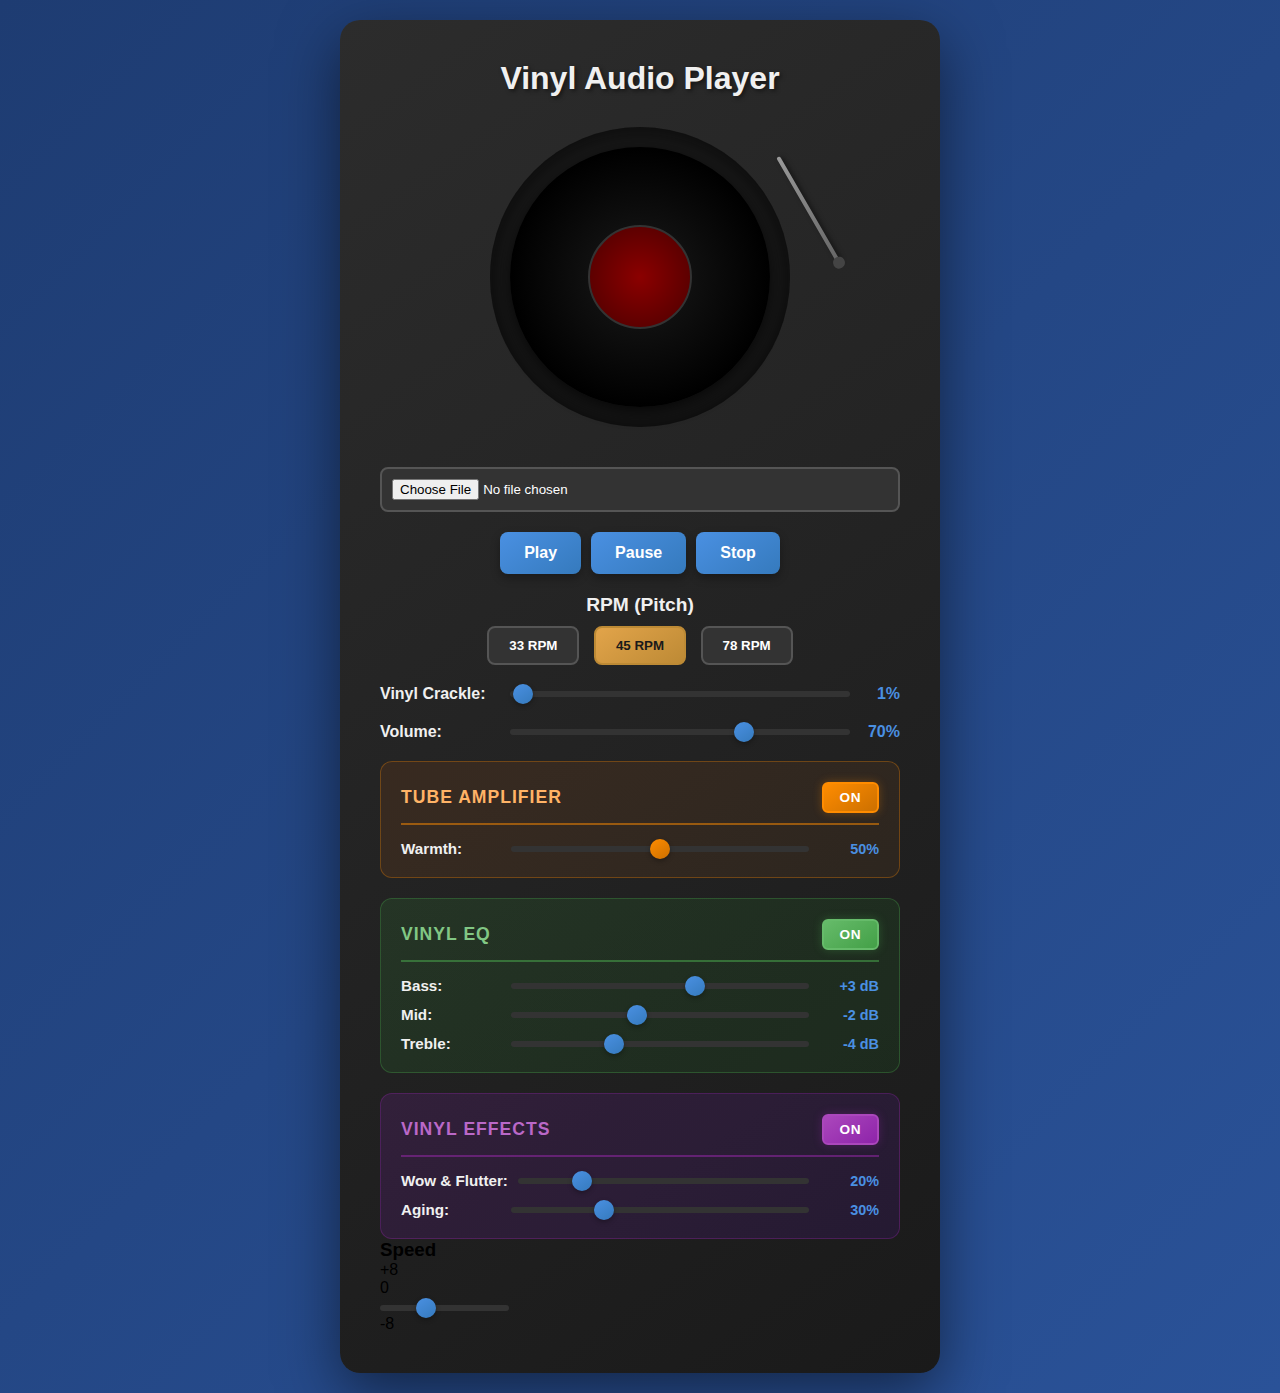
<file: index.html>
<!DOCTYPE html>
<html lang="en">
<head>
    <meta charset="UTF-8">
    <meta name="viewport" content="width=device-width, initial-scale=1.0">
    <title>Vinyl Audio Player</title>
    <link rel="stylesheet" href="style.css">
</head>
<body>
    <div class="container">
        <div class="vinyl-player">
            <h1>Vinyl Audio Player</h1>

            <div class="turntable">
                <div class="vinyl-record" id="vinylRecord">
                    <div class="grooves"></div>
                    <div class="label"></div>
                    <div class="progress-indicator" id="progressIndicator"></div>
                </div>
                <div class="tonearm" id="tonearm"></div>
            </div>

            <div class="main-layout">
                <!-- Left Panel: Main Controls -->
                <div class="controls">
                    <input type="file" id="audioFile" accept="audio/*">

                    <div class="playback-controls">
                        <button id="playBtn" class="btn-primary">Play</button>
                        <button id="pauseBtn" class="btn-primary">Pause</button>
                        <button id="stopBtn" class="btn-primary">Stop</button>
                    </div>

                    <div class="rpm-controls">
                        <h3>RPM (Pitch)</h3>
                        <button class="rpm-btn" data-rpm="33">33 RPM</button>
                        <button class="rpm-btn active" data-rpm="45">45 RPM</button>
                        <button class="rpm-btn" data-rpm="78">78 RPM</button>
                    </div>

                    <div class="noise-control">
                        <label for="noiseLevel">Vinyl Crackle:</label>
                        <input type="range" id="noiseLevel" min="0" max="100" value="1">
                        <span id="noiseValue">1%</span>
                    </div>

                    <div class="volume-control">
                        <label for="volume">Volume:</label>
                        <input type="range" id="volume" min="0" max="100" value="70">
                        <span id="volumeValue">70%</span>
                    </div>

                <div class="filter-section">
                    <div class="section-header">
                        <h3>Tube Amplifier</h3>
                        <button class="bypass-btn active" id="tubeBypass">ON</button>
                    </div>
                    <div class="slider-control">
                        <label for="tubeWarmth">Warmth:</label>
                        <input type="range" id="tubeWarmth" min="0" max="100" value="50">
                        <span id="tubeValue">50%</span>
                    </div>
                </div>

                <div class="filter-section">
                    <div class="section-header">
                        <h3>Vinyl EQ</h3>
                        <button class="bypass-btn active" id="eqBypass">ON</button>
                    </div>
                    <div class="slider-control">
                        <label for="bassEQ">Bass:</label>
                        <input type="range" id="bassEQ" min="-12" max="12" value="3" step="0.5">
                        <span id="bassValue">+3 dB</span>
                    </div>
                    <div class="slider-control">
                        <label for="midEQ">Mid:</label>
                        <input type="range" id="midEQ" min="-12" max="12" value="-2" step="0.5">
                        <span id="midValue">-2 dB</span>
                    </div>
                    <div class="slider-control">
                        <label for="trebleEQ">Treble:</label>
                        <input type="range" id="trebleEQ" min="-12" max="12" value="-4" step="0.5">
                        <span id="trebleValue">-4 dB</span>
                    </div>
                </div>

                <div class="filter-section">
                    <div class="section-header">
                        <h3>Vinyl Effects</h3>
                        <button class="bypass-btn active" id="effectsBypass">ON</button>
                    </div>
                    <div class="slider-control">
                        <label for="wowFlutter">Wow & Flutter:</label>
                        <input type="range" id="wowFlutter" min="0" max="100" value="20">
                        <span id="wowFlutterValue">20%</span>
                    </div>
                    <div class="slider-control">
                        <label for="ageing">Aging:</label>
                        <input type="range" id="ageing" min="0" max="100" value="30">
                        <span id="ageingValue">30%</span>
                    </div>
                </div>
                </div>

                <!-- Right Panel: Speed Control -->
                <div class="pitch-panel">
                    <h3>Speed</h3>
                    <div class="pitch-slider-container">
                        <div class="pitch-label top">+8</div>
                        <div class="pitch-marks">
                            <span class="mark"></span>
                            <span class="mark"></span>
                            <span class="mark"></span>
                            <span class="mark center-mark">0</span>
                            <span class="mark"></span>
                            <span class="mark"></span>
                            <span class="mark"></span>
                        </div>
                        <input type="range" id="playbackSpeed" class="vertical-slider"
                               min="50" max="200" value="100" step="1" orient="vertical">
                        <div class="pitch-label bottom">-8</div>
                    </div>
                </div>
            </div>
        </div>
    </div>

    <script src="script.js"></script>
</body>
</html>
</file>
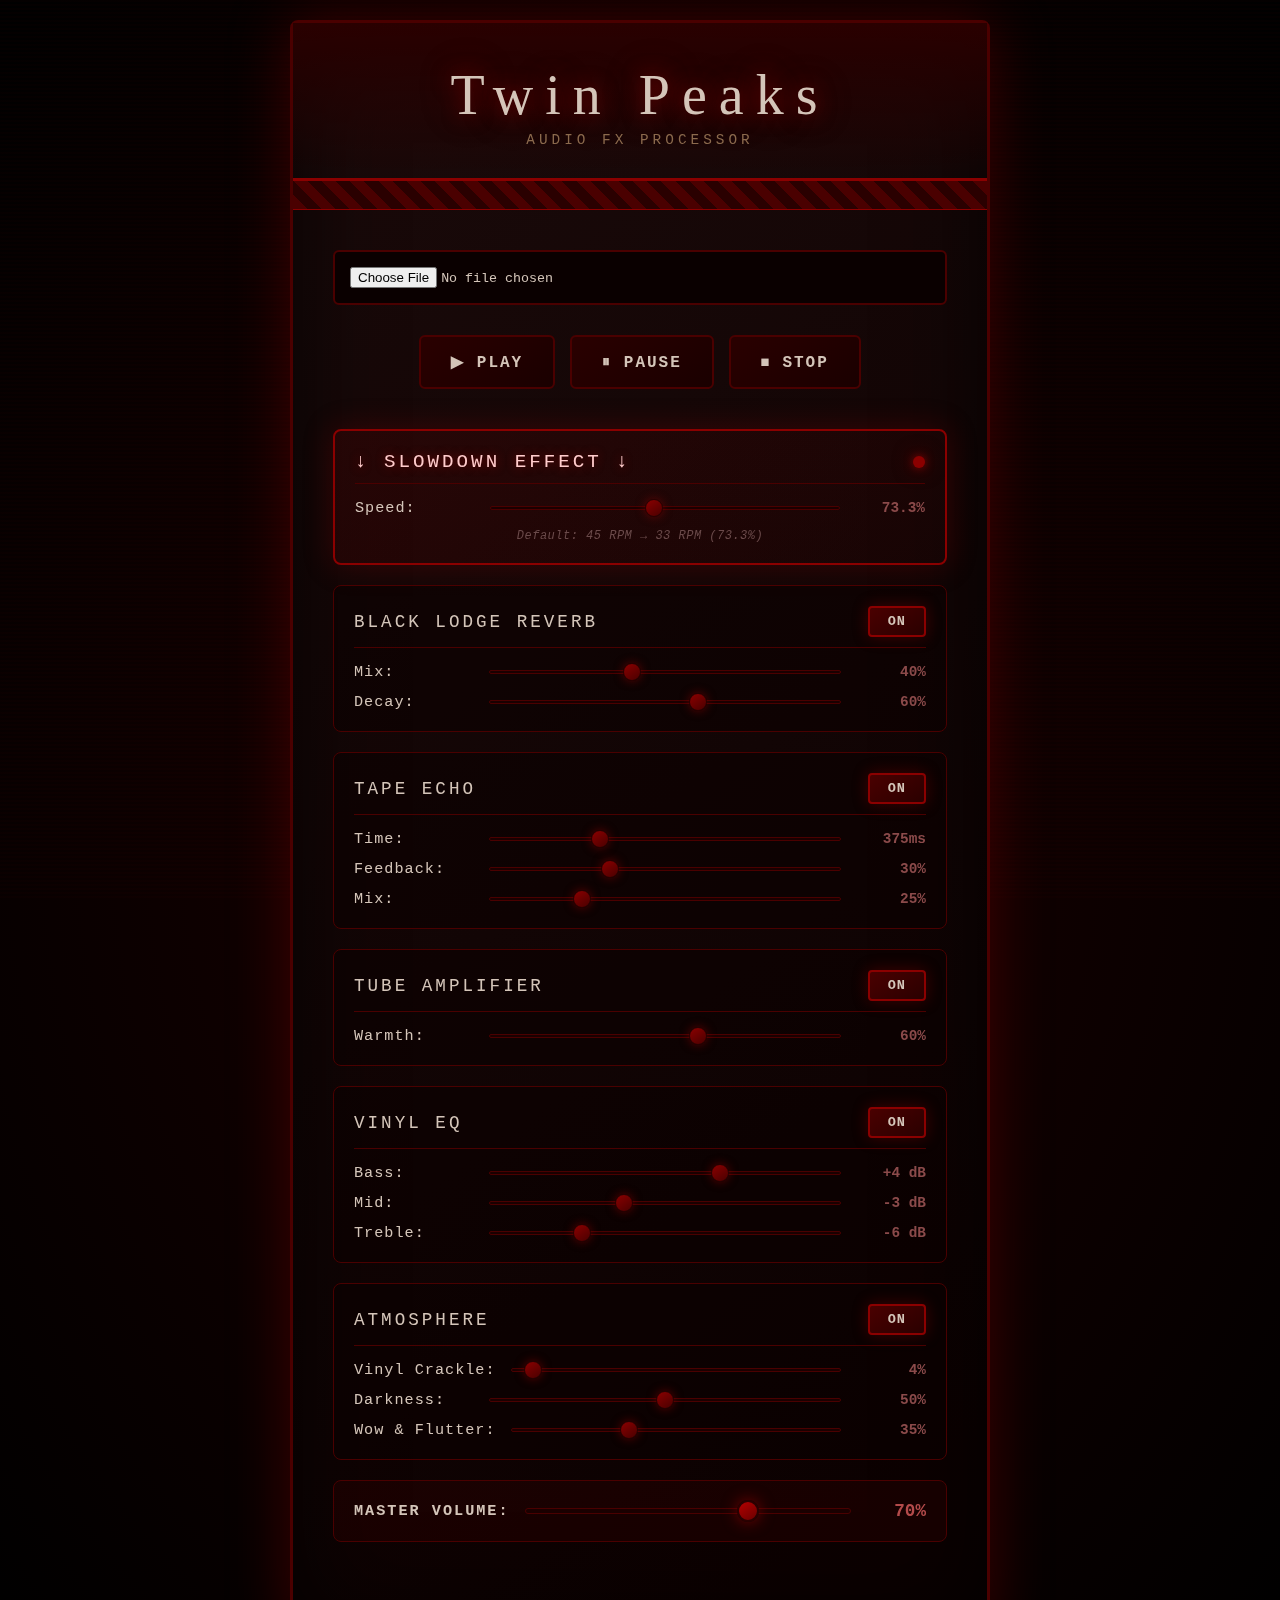
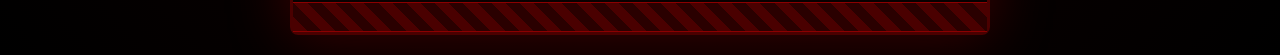
<file: twin-peaks-fx-simulator/index.html>
<!DOCTYPE html>
<html lang="en">
<head>
    <meta charset="UTF-8">
    <meta name="viewport" content="width=device-width, initial-scale=1.0">
    <title>Twin Peaks Audio FX</title>
    <link rel="stylesheet" href="style.css">
</head>
<body>
    <div class="container">
        <div class="audio-processor">
            <div class="header-section">
                <h1>Twin Peaks</h1>
                <div class="subtitle">Audio FX Processor</div>
            </div>

            <div class="chevron-pattern"></div>

            <div class="controls-wrapper">
                <input type="file" id="audioFile" accept="audio/*">

                <div class="playback-controls">
                    <button id="playBtn" class="btn-control">▶ Play</button>
                    <button id="pauseBtn" class="btn-control">⏸ Pause</button>
                    <button id="stopBtn" class="btn-control">⏹ Stop</button>
                </div>

                <div class="effect-section main-effect">
                    <div class="section-header">
                        <h3>↓ Slowdown Effect ↓</h3>
                        <div class="indicator"></div>
                    </div>
                    <div class="slider-control">
                        <label for="slowdownRate">Speed:</label>
                        <input type="range" id="slowdownRate" min="50" max="100" value="73.3" step="0.1">
                        <span id="slowdownValue">73.3%</span>
                    </div>
                    <div class="preset-info">Default: 45 RPM → 33 RPM (73.3%)</div>
                </div>

                <div class="effect-section">
                    <div class="section-header">
                        <h3>Black Lodge Reverb</h3>
                        <button class="bypass-btn active" id="reverbBypass">ON</button>
                    </div>
                    <div class="slider-control">
                        <label for="reverbMix">Mix:</label>
                        <input type="range" id="reverbMix" min="0" max="100" value="40">
                        <span id="reverbMixValue">40%</span>
                    </div>
                    <div class="slider-control">
                        <label for="reverbDecay">Decay:</label>
                        <input type="range" id="reverbDecay" min="0" max="100" value="60">
                        <span id="reverbDecayValue">60%</span>
                    </div>
                </div>

                <div class="effect-section">
                    <div class="section-header">
                        <h3>Tape Echo</h3>
                        <button class="bypass-btn active" id="delayBypass">ON</button>
                    </div>
                    <div class="slider-control">
                        <label for="delayTime">Time:</label>
                        <input type="range" id="delayTime" min="100" max="1000" value="375" step="25">
                        <span id="delayTimeValue">375ms</span>
                    </div>
                    <div class="slider-control">
                        <label for="delayFeedback">Feedback:</label>
                        <input type="range" id="delayFeedback" min="0" max="90" value="30">
                        <span id="delayFeedbackValue">30%</span>
                    </div>
                    <div class="slider-control">
                        <label for="delayMix">Mix:</label>
                        <input type="range" id="delayMix" min="0" max="100" value="25">
                        <span id="delayMixValue">25%</span>
                    </div>
                </div>

                <div class="effect-section">
                    <div class="section-header">
                        <h3>Tube Amplifier</h3>
                        <button class="bypass-btn active" id="tubeBypass">ON</button>
                    </div>
                    <div class="slider-control">
                        <label for="tubeWarmth">Warmth:</label>
                        <input type="range" id="tubeWarmth" min="0" max="100" value="60">
                        <span id="tubeValue">60%</span>
                    </div>
                </div>

                <div class="effect-section">
                    <div class="section-header">
                        <h3>Vinyl EQ</h3>
                        <button class="bypass-btn active" id="eqBypass">ON</button>
                    </div>
                    <div class="slider-control">
                        <label for="bassEQ">Bass:</label>
                        <input type="range" id="bassEQ" min="-12" max="12" value="4" step="0.5">
                        <span id="bassValue">+4 dB</span>
                    </div>
                    <div class="slider-control">
                        <label for="midEQ">Mid:</label>
                        <input type="range" id="midEQ" min="-12" max="12" value="-3" step="0.5">
                        <span id="midValue">-3 dB</span>
                    </div>
                    <div class="slider-control">
                        <label for="trebleEQ">Treble:</label>
                        <input type="range" id="trebleEQ" min="-12" max="12" value="-6" step="0.5">
                        <span id="trebleValue">-6 dB</span>
                    </div>
                </div>

                <div class="effect-section">
                    <div class="section-header">
                        <h3>Atmosphere</h3>
                        <button class="bypass-btn active" id="atmosphereBypass">ON</button>
                    </div>
                    <div class="slider-control">
                        <label for="vinylNoise">Vinyl Crackle:</label>
                        <input type="range" id="vinylNoise" min="0" max="100" value="4">
                        <span id="vinylNoiseValue">4%</span>
                    </div>
                    <div class="slider-control">
                        <label for="darkness">Darkness:</label>
                        <input type="range" id="darkness" min="0" max="100" value="50">
                        <span id="darknessValue">50%</span>
                    </div>
                    <div class="slider-control">
                        <label for="wowFlutter">Wow & Flutter:</label>
                        <input type="range" id="wowFlutter" min="0" max="100" value="35">
                        <span id="wowFlutterValue">35%</span>
                    </div>
                </div>

                <div class="volume-section">
                    <label for="volume">Master Volume:</label>
                    <input type="range" id="volume" min="0" max="100" value="70">
                    <span id="volumeValue">70%</span>
                </div>
            </div>

            <div class="chevron-pattern bottom"></div>
        </div>
    </div>

    <script src="script.js"></script>
</body>
</html>
</file>
<file: style.css>
* {
    margin: 0;
    padding: 0;
    box-sizing: border-box;
}

body {
    font-family: 'Arial', sans-serif;
    background: linear-gradient(135deg, #1e3c72 0%, #2a5298 100%);
    display: flex;
    justify-content: center;
    align-items: center;
    min-height: 100vh;
    padding: 20px;
}

.container {
    width: 100%;
    max-width: 600px;
}

.vinyl-player {
    background: linear-gradient(145deg, #2c2c2c, #1a1a1a);
    border-radius: 20px;
    padding: 40px;
    box-shadow: 0 20px 60px rgba(0, 0, 0, 0.5);
}

h1 {
    text-align: center;
    color: #f0f0f0;
    margin-bottom: 30px;
    font-size: 2em;
    text-shadow: 2px 2px 4px rgba(0, 0, 0, 0.5);
}

.turntable {
    position: relative;
    width: 300px;
    height: 300px;
    margin: 0 auto 40px;
    background: #1a1a1a;
    border-radius: 50%;
    box-shadow: inset 0 0 30px rgba(0, 0, 0, 0.8);
    padding: 20px;
}

.vinyl-record {
    width: 100%;
    height: 100%;
    background: radial-gradient(circle, #1a1a1a 0%, #000000 70%);
    border-radius: 50%;
    position: relative;
    box-shadow: 0 5px 15px rgba(0, 0, 0, 0.7);
    transition: transform 0.3s ease;
}

.vinyl-record.spinning {
    animation: spin 2s linear infinite;
}

@keyframes spin {
    from { transform: rotate(0deg); }
    to { transform: rotate(360deg); }
}

.label {
    position: absolute;
    top: 50%;
    left: 50%;
    transform: translate(-50%, -50%);
    width: 40%;
    height: 40%;
    background: radial-gradient(circle, #8b0000 0%, #4a0000 100%);
    border-radius: 50%;
    border: 2px solid #333;
}

.tonearm {
    position: absolute;
    top: 30px;
    right: 10px;
    width: 4px;
    height: 120px;
    background: linear-gradient(180deg, #999 0%, #666 100%);
    border-radius: 2px;
    transform-origin: top center;
    transform: rotate(-30deg);
    box-shadow: 2px 2px 5px rgba(0, 0, 0, 0.5);
}

.tonearm::after {
    content: '';
    position: absolute;
    bottom: -8px;
    left: -4px;
    width: 12px;
    height: 12px;
    background: #444;
    border-radius: 50%;
}

.controls {
    display: flex;
    flex-direction: column;
    gap: 20px;
}

#audioFile {
    padding: 10px;
    background: #333;
    color: #fff;
    border-radius: 8px;
    border: 2px solid #555;
    cursor: pointer;
}

.playback-controls {
    display: flex;
    justify-content: center;
    gap: 10px;
}

.btn-primary {
    padding: 12px 24px;
    background: linear-gradient(145deg, #4a90e2, #357abd);
    color: white;
    border: none;
    border-radius: 8px;
    cursor: pointer;
    font-size: 1em;
    font-weight: bold;
    box-shadow: 0 4px 10px rgba(0, 0, 0, 0.3);
    transition: all 0.3s ease;
}

.btn-primary:hover {
    transform: translateY(-2px);
    box-shadow: 0 6px 15px rgba(0, 0, 0, 0.4);
}

.btn-primary:active {
    transform: translateY(0);
}

.rpm-controls {
    text-align: center;
}

.rpm-controls h3 {
    color: #f0f0f0;
    margin-bottom: 10px;
    font-size: 1.2em;
}

.rpm-btn {
    padding: 10px 20px;
    background: #333;
    color: #fff;
    border: 2px solid #555;
    border-radius: 8px;
    cursor: pointer;
    margin: 0 5px;
    font-weight: bold;
    transition: all 0.3s ease;
}

.rpm-btn:hover {
    background: #444;
    border-color: #777;
}

.rpm-btn.active {
    background: linear-gradient(145deg, #e2a44a, #bd8a35);
    border-color: #bd8a35;
    color: #1a1a1a;
}

.noise-control,
.volume-control {
    display: flex;
    align-items: center;
    gap: 10px;
    color: #f0f0f0;
}

.noise-control label,
.volume-control label {
    min-width: 120px;
    font-weight: bold;
}

input[type="range"] {
    flex: 1;
    height: 6px;
    background: #333;
    border-radius: 3px;
    outline: none;
    -webkit-appearance: none;
}

input[type="range"]::-webkit-slider-thumb {
    -webkit-appearance: none;
    appearance: none;
    width: 20px;
    height: 20px;
    background: linear-gradient(145deg, #4a90e2, #357abd);
    border-radius: 50%;
    cursor: pointer;
    box-shadow: 0 2px 5px rgba(0, 0, 0, 0.3);
}

input[type="range"]::-moz-range-thumb {
    width: 20px;
    height: 20px;
    background: linear-gradient(145deg, #4a90e2, #357abd);
    border-radius: 50%;
    cursor: pointer;
    border: none;
    box-shadow: 0 2px 5px rgba(0, 0, 0, 0.3);
}

#noiseValue,
#volumeValue {
    min-width: 40px;
    text-align: right;
    font-weight: bold;
    color: #4a90e2;
}

.filter-section {
    background: rgba(0, 0, 0, 0.3);
    border-radius: 12px;
    padding: 20px;
    border: 1px solid rgba(255, 255, 255, 0.1);
}

.section-header {
    display: flex;
    justify-content: space-between;
    align-items: center;
    margin-bottom: 15px;
    border-bottom: 2px solid rgba(74, 144, 226, 0.3);
    padding-bottom: 10px;
}

.filter-section h3 {
    color: #f0f0f0;
    font-size: 1.1em;
    text-transform: uppercase;
    letter-spacing: 1px;
    margin: 0;
}

.bypass-btn {
    padding: 6px 16px;
    background: #2c2c2c;
    color: #999;
    border: 2px solid #444;
    border-radius: 6px;
    cursor: pointer;
    font-weight: bold;
    font-size: 0.85em;
    transition: all 0.3s ease;
    text-transform: uppercase;
    letter-spacing: 0.5px;
}

.bypass-btn:hover {
    border-color: #666;
}

.bypass-btn.active {
    background: linear-gradient(145deg, #4a90e2, #357abd);
    color: white;
    border-color: #4a90e2;
    box-shadow: 0 0 10px rgba(74, 144, 226, 0.3);
}

.slider-control {
    display: flex;
    align-items: center;
    gap: 10px;
    color: #f0f0f0;
    margin-bottom: 12px;
}

.slider-control:last-child {
    margin-bottom: 0;
}

.slider-control label {
    min-width: 100px;
    font-weight: bold;
    font-size: 0.95em;
}

.slider-control input[type="range"] {
    flex: 1;
}

.slider-control span {
    min-width: 60px;
    text-align: right;
    font-weight: bold;
    color: #4a90e2;
    font-size: 0.9em;
}

/* Tube warmth section styling */
.filter-section:has(#tubeWarmth) {
    background: linear-gradient(145deg, rgba(139, 69, 19, 0.2), rgba(101, 67, 33, 0.2));
    border-color: rgba(255, 140, 0, 0.3);
}

.filter-section:has(#tubeWarmth) .section-header {
    border-bottom-color: rgba(255, 140, 0, 0.5);
}

.filter-section:has(#tubeWarmth) h3 {
    color: #ffb366;
}

.filter-section:has(#tubeWarmth) .bypass-btn.active {
    background: linear-gradient(145deg, #ff8c00, #cc7000);
    border-color: #ff8c00;
    box-shadow: 0 0 10px rgba(255, 140, 0, 0.3);
}

.filter-section:has(#tubeWarmth) input[type="range"]::-webkit-slider-thumb {
    background: linear-gradient(145deg, #ff8c00, #cc7000);
}

.filter-section:has(#tubeWarmth) input[type="range"]::-moz-range-thumb {
    background: linear-gradient(145deg, #ff8c00, #cc7000);
}

/* EQ section styling */
.filter-section:has(#bassEQ) {
    background: linear-gradient(145deg, rgba(46, 125, 50, 0.2), rgba(27, 94, 32, 0.2));
    border-color: rgba(76, 175, 80, 0.3);
}

.filter-section:has(#bassEQ) .section-header {
    border-bottom-color: rgba(76, 175, 80, 0.5);
}

.filter-section:has(#bassEQ) h3 {
    color: #81c784;
}

.filter-section:has(#bassEQ) .bypass-btn.active {
    background: linear-gradient(145deg, #66bb6a, #43a047);
    border-color: #66bb6a;
    box-shadow: 0 0 10px rgba(76, 175, 80, 0.3);
}

/* Vinyl effects styling */
.filter-section:has(#wowFlutter) {
    background: linear-gradient(145deg, rgba(123, 31, 162, 0.2), rgba(74, 20, 140, 0.2));
    border-color: rgba(156, 39, 176, 0.3);
}

.filter-section:has(#wowFlutter) .section-header {
    border-bottom-color: rgba(156, 39, 176, 0.5);
}

.filter-section:has(#wowFlutter) h3 {
    color: #ba68c8;
}

.filter-section:has(#wowFlutter) .bypass-btn.active {
    background: linear-gradient(145deg, #ab47bc, #8e24aa);
    border-color: #ab47bc;
    box-shadow: 0 0 10px rgba(156, 39, 176, 0.3);
}
</file>
<file: twin-peaks-fx-simulator/style.css>
* {
    margin: 0;
    padding: 0;
    box-sizing: border-box;
}

body {
    font-family: 'Courier New', monospace;
    background: radial-gradient(ellipse at center, #1a0000 0%, #000000 100%);
    display: flex;
    justify-content: center;
    align-items: center;
    min-height: 100vh;
    padding: 20px;
    color: #d4c5b9;
    position: relative;
    overflow-x: hidden;
}

body::before {
    content: '';
    position: fixed;
    top: 0;
    left: 0;
    right: 0;
    bottom: 0;
    background-image:
        repeating-linear-gradient(
            0deg,
            transparent,
            transparent 2px,
            rgba(139, 0, 0, 0.03) 2px,
            rgba(139, 0, 0, 0.03) 4px
        );
    pointer-events: none;
    z-index: 1;
}

.container {
    width: 100%;
    max-width: 700px;
    position: relative;
    z-index: 2;
}

.audio-processor {
    background: linear-gradient(145deg, #1a0a0a, #0a0000);
    border-radius: 8px;
    padding: 0;
    box-shadow:
        0 0 60px rgba(139, 0, 0, 0.4),
        inset 0 0 100px rgba(0, 0, 0, 0.8);
    border: 3px solid #4a0000;
    position: relative;
}

.header-section {
    text-align: center;
    padding: 40px 20px 30px;
    background: linear-gradient(180deg, #2a0000 0%, transparent 100%);
    border-bottom: 2px solid #8b0000;
}

h1 {
    font-size: 3.5em;
    color: #d4c5b9;
    margin-bottom: 5px;
    font-weight: normal;
    letter-spacing: 12px;
    text-shadow:
        0 0 20px rgba(139, 0, 0, 0.8),
        0 0 40px rgba(139, 0, 0, 0.4);
    font-family: 'Times New Roman', serif;
}

.subtitle {
    font-size: 0.9em;
    letter-spacing: 4px;
    color: #8b6a4d;
    text-transform: uppercase;
}

.chevron-pattern {
    height: 30px;
    background:
        repeating-linear-gradient(
            45deg,
            #4a0000,
            #4a0000 10px,
            #2a0000 10px,
            #2a0000 20px
        );
    border-top: 1px solid #8b0000;
    border-bottom: 1px solid #8b0000;
}

.chevron-pattern.bottom {
    margin-top: 20px;
}

.controls-wrapper {
    padding: 40px;
}

#audioFile {
    width: 100%;
    padding: 15px;
    background: #0a0000;
    color: #d4c5b9;
    border-radius: 6px;
    border: 2px solid #4a0000;
    cursor: pointer;
    margin-bottom: 30px;
    font-family: 'Courier New', monospace;
    transition: all 0.3s ease;
}

#audioFile:hover {
    border-color: #8b0000;
    box-shadow: 0 0 15px rgba(139, 0, 0, 0.3);
}

.playback-controls {
    display: flex;
    justify-content: center;
    gap: 15px;
    margin-bottom: 40px;
}

.btn-control {
    padding: 15px 30px;
    background: linear-gradient(145deg, #2a0000, #1a0000);
    color: #d4c5b9;
    border: 2px solid #4a0000;
    border-radius: 6px;
    cursor: pointer;
    font-size: 1em;
    font-weight: bold;
    font-family: 'Courier New', monospace;
    transition: all 0.3s ease;
    text-transform: uppercase;
    letter-spacing: 2px;
}

.btn-control:hover {
    background: linear-gradient(145deg, #4a0000, #2a0000);
    border-color: #8b0000;
    box-shadow: 0 0 20px rgba(139, 0, 0, 0.5);
    transform: translateY(-2px);
}

.btn-control:active {
    transform: translateY(0);
}

.effect-section {
    background: rgba(10, 0, 0, 0.5);
    border-radius: 8px;
    padding: 20px;
    margin-bottom: 20px;
    border: 1px solid #4a0000;
    transition: all 0.3s ease;
}

.effect-section:hover {
    border-color: #6a0000;
    box-shadow: 0 0 15px rgba(139, 0, 0, 0.2);
}

.main-effect {
    background: linear-gradient(145deg, rgba(139, 0, 0, 0.15), rgba(74, 0, 0, 0.1));
    border: 2px solid #8b0000;
    box-shadow: 0 0 30px rgba(139, 0, 0, 0.3);
}

.section-header {
    display: flex;
    justify-content: space-between;
    align-items: center;
    margin-bottom: 15px;
    padding-bottom: 10px;
    border-bottom: 1px solid #4a0000;
}

.effect-section h3 {
    color: #d4c5b9;
    font-size: 1.1em;
    text-transform: uppercase;
    letter-spacing: 3px;
    margin: 0;
    font-weight: normal;
    font-family: 'Courier New', monospace;
}

.main-effect h3 {
    color: #ffcccc;
    text-shadow: 0 0 10px rgba(139, 0, 0, 0.8);
    font-size: 1.2em;
}

.indicator {
    width: 12px;
    height: 12px;
    background: #8b0000;
    border-radius: 50%;
    box-shadow:
        0 0 10px #8b0000,
        0 0 20px rgba(139, 0, 0, 0.5);
    animation: pulse 2s ease-in-out infinite;
}

@keyframes pulse {
    0%, 100% { opacity: 1; }
    50% { opacity: 0.3; }
}

.bypass-btn {
    padding: 6px 18px;
    background: #0a0000;
    color: #666;
    border: 2px solid #2a0000;
    border-radius: 4px;
    cursor: pointer;
    font-weight: bold;
    font-size: 0.85em;
    font-family: 'Courier New', monospace;
    transition: all 0.3s ease;
    text-transform: uppercase;
    letter-spacing: 1px;
}

.bypass-btn:hover {
    border-color: #4a0000;
}

.bypass-btn.active {
    background: linear-gradient(145deg, #4a0000, #2a0000);
    color: #d4c5b9;
    border-color: #8b0000;
    box-shadow: 0 0 15px rgba(139, 0, 0, 0.4);
}

.slider-control {
    display: flex;
    align-items: center;
    gap: 15px;
    color: #d4c5b9;
    margin-bottom: 12px;
}

.slider-control:last-child {
    margin-bottom: 0;
}

.slider-control label {
    min-width: 120px;
    font-weight: normal;
    font-size: 0.95em;
    letter-spacing: 1px;
}

.slider-control input[type="range"] {
    flex: 1;
    height: 4px;
    background: #1a0000;
    border-radius: 2px;
    outline: none;
    -webkit-appearance: none;
    border: 1px solid #4a0000;
}

.slider-control input[type="range"]::-webkit-slider-thumb {
    -webkit-appearance: none;
    appearance: none;
    width: 18px;
    height: 18px;
    background: linear-gradient(145deg, #8b0000, #4a0000);
    border-radius: 50%;
    cursor: pointer;
    box-shadow: 0 0 10px rgba(139, 0, 0, 0.6);
    border: 1px solid #2a0000;
}

.slider-control input[type="range"]::-moz-range-thumb {
    width: 18px;
    height: 18px;
    background: linear-gradient(145deg, #8b0000, #4a0000);
    border-radius: 50%;
    cursor: pointer;
    border: 1px solid #2a0000;
    box-shadow: 0 0 10px rgba(139, 0, 0, 0.6);
}

.slider-control input[type="range"]::-webkit-slider-thumb:hover {
    background: linear-gradient(145deg, #b30000, #6a0000);
    box-shadow: 0 0 15px rgba(139, 0, 0, 0.8);
}

.slider-control input[type="range"]::-moz-range-thumb:hover {
    background: linear-gradient(145deg, #b30000, #6a0000);
    box-shadow: 0 0 15px rgba(139, 0, 0, 0.8);
}

.slider-control span,
.value-display {
    min-width: 70px;
    text-align: right;
    font-weight: bold;
    color: #8b4a4a;
    font-size: 0.9em;
    font-family: 'Courier New', monospace;
}

.preset-info {
    text-align: center;
    font-size: 0.75em;
    color: #6a4a4a;
    margin-top: 8px;
    font-style: italic;
    letter-spacing: 0.5px;
}

.volume-section {
    display: flex;
    align-items: center;
    gap: 15px;
    padding: 20px;
    background: rgba(139, 0, 0, 0.1);
    border-radius: 8px;
    border: 1px solid #4a0000;
    margin-top: 20px;
}

.volume-section label {
    min-width: 150px;
    font-weight: bold;
    letter-spacing: 2px;
    text-transform: uppercase;
    font-size: 0.95em;
}

.volume-section input[type="range"] {
    flex: 1;
    height: 6px;
    background: #1a0000;
    border-radius: 3px;
    outline: none;
    -webkit-appearance: none;
    border: 1px solid #4a0000;
}

.volume-section input[type="range"]::-webkit-slider-thumb {
    -webkit-appearance: none;
    appearance: none;
    width: 22px;
    height: 22px;
    background: linear-gradient(145deg, #b30000, #6a0000);
    border-radius: 50%;
    cursor: pointer;
    box-shadow: 0 0 15px rgba(139, 0, 0, 0.8);
    border: 2px solid #2a0000;
}

.volume-section input[type="range"]::-moz-range-thumb {
    width: 22px;
    height: 22px;
    background: linear-gradient(145deg, #b30000, #6a0000);
    border-radius: 50%;
    cursor: pointer;
    border: 2px solid #2a0000;
    box-shadow: 0 0 15px rgba(139, 0, 0, 0.8);
}

.volume-section span {
    min-width: 60px;
    text-align: right;
    font-weight: bold;
    color: #b34a4a;
    font-size: 1.1em;
}
</file>
